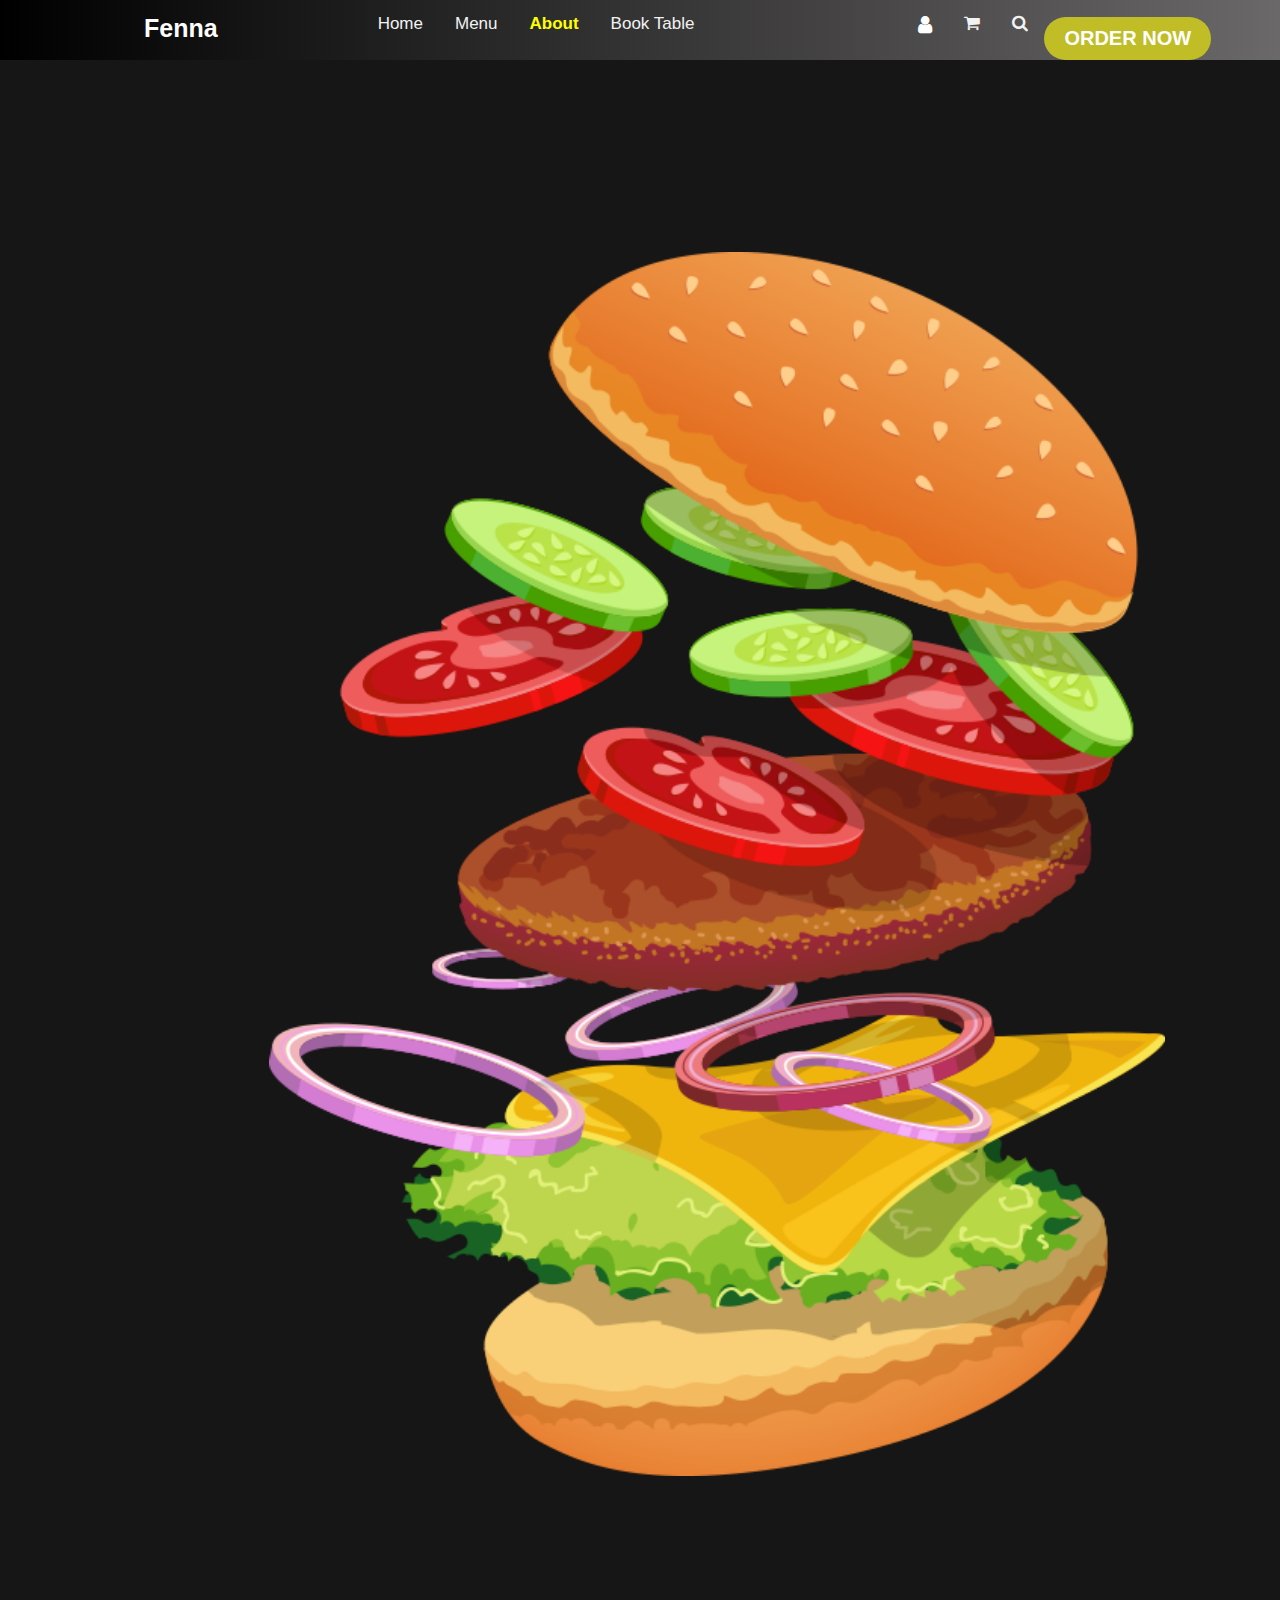
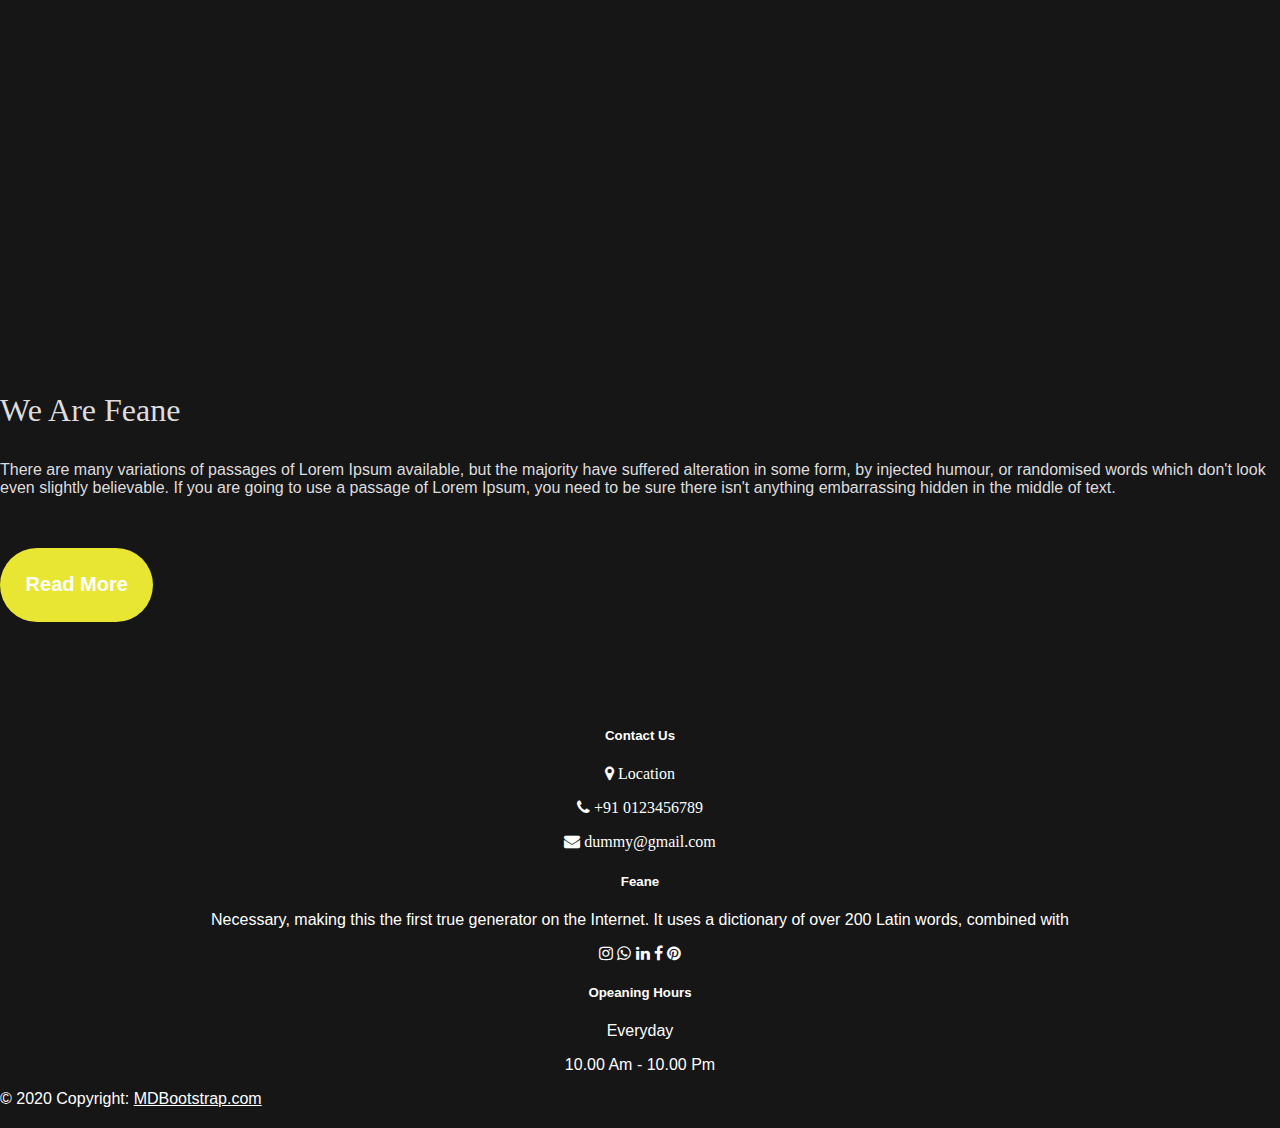
<file: about.html>
<!DOCTYPE html>
<html lang="en">
  <head>
    <meta charset="UTF-8" />
    <meta name="viewport" content="width=device-width, initial-scale=1.0" />
    <title>About US</title>
    <link rel="stylesheet" href="css/index.css" />
    <link
      rel="stylesheet"
      href="https://cdnjs.cloudflare.com/ajax/libs/font-awesome/4.7.0/css/font-awesome.min.css"
    />
    <link
      href="https://cdn.jsdelivr.net/npm/bootstrap@5.0.2/dist/css/bootstrap.min.css"
      rel="stylesheet"
      integrity="sha384-EVSTQN3/azprG1Anm3QDgpJLIm9Nao0Yz1ztcQTwFspd3yD65VohhpuuCOmLASjC"
      crossorigin="anonymous"
    />
  </head>
  <body style="background-color: rgb(22, 22, 22);">
    <div class="topnav" id="myTopnav">
      <a href="index.html" id="fenna">Fenna</a>
      <a href="index.html">Home</a>
      <a href="menu.html">Menu</a>
      <a href="about.html" class="active">About</a>
      <a href="book.html" style="margin-right: 15%">Book Table</a>
      <a href="" id="u"><i class="fa fa-user"></i></a>
      <a href=""><i class="fa fa-shopping-cart"></i></a>
      <a href=""><i class="fa fa-search"></i></a>
      <button id="btn">ORDER NOW</button>
      <a href="javascript:void(0);" class="icon" onclick="myFunction()">
        <i class="fa fa-bars"></i>
      </a>
    </div>

    <div class="container">
      <div class="row">
        <div class="col-sm">
          <img src="images/about-img.png" class="responsive" alt="No image " />
        </div>
        <div class="col-sm">
          <p id="heading">We Are Feane</p>
         <p style="color: #ddd;"> There are many variations of passages of Lorem Ipsum available, but
          the majority have suffered alteration in some form, by injected
          humour, or randomised words which don't look even slightly believable.
          If you are going to use a passage of Lorem Ipsum, you need to be sure
          there isn't anything embarrassing hidden in the middle of text.</p>
          <br />
          <button id="btn1">Read More</button>
        </div>
      </div>
    </div>


    <footer class="bg-body-tertiary text-center text-lg-start">

  <div class="container p-4">
   
    <div class="row">
      
      <div id="foot" class="col-lg-4 col-md-12 mb-4 mb-md-0">
        <h5 class="text-uppercase"> Contact Us</h5>

        <p><i class="fa fa-map-marker">  Location</i></p>
        <p><i class="fa fa-phone"> +91 0123456789 </i></p>
        <p><i class="fa fa-envelope"> dummy@gmail.com </i></p>
      </div>

      <div id="foot" class="col-lg-4 col-md-12 mb-4 mb-md-0">
        <h5 class="text-uppercase">Feane</h5>

        <p>Necessary, making this the first true generator on the Internet. It uses a dictionary of over 200 Latin words, combined with</p>
        <i class="fa fa-instagram"> </i> <i class="fa fa-whatsapp"></i> <i class="fa fa-linkedin"> </i> <i class="fa fa-facebook"> </i> </i> <i class="fa fa-pinterest"> </i>

      </div>
     

      <div id="foot" class="col-lg-4 col-md-12 mb-4 mb-md-0">
        <h5 class="text-uppercase">Opeaning Hours</h5>

        <p>Everyday</p>
        <p>10.00 Am - 10.00 Pm</p>
      </div>
    </div>
   
  </div>
  

  <div class="text-center p-3" style="color: white;">
    © 2020 Copyright:
    <a class="text-body" style="color: white;" href="https://mdbootstrap.com/">MDBootstrap.com</a>
  </div>

</footer>
    <script
      src="https://cdn.jsdelivr.net/npm/bootstrap@5.0.2/dist/js/bootstrap.bundle.min.js"
      integrity="sha384-MrcW6ZMFYlzcLA8Nl+NtUVF0sA7MsXsP1UyJoMp4YLEuNSfAP+JcXn/tWtIaxVXM"
      crossorigin="anonymous"
    ></script>
    <script src="js/javascript.js"></script>
  </body>
</html>
</file>
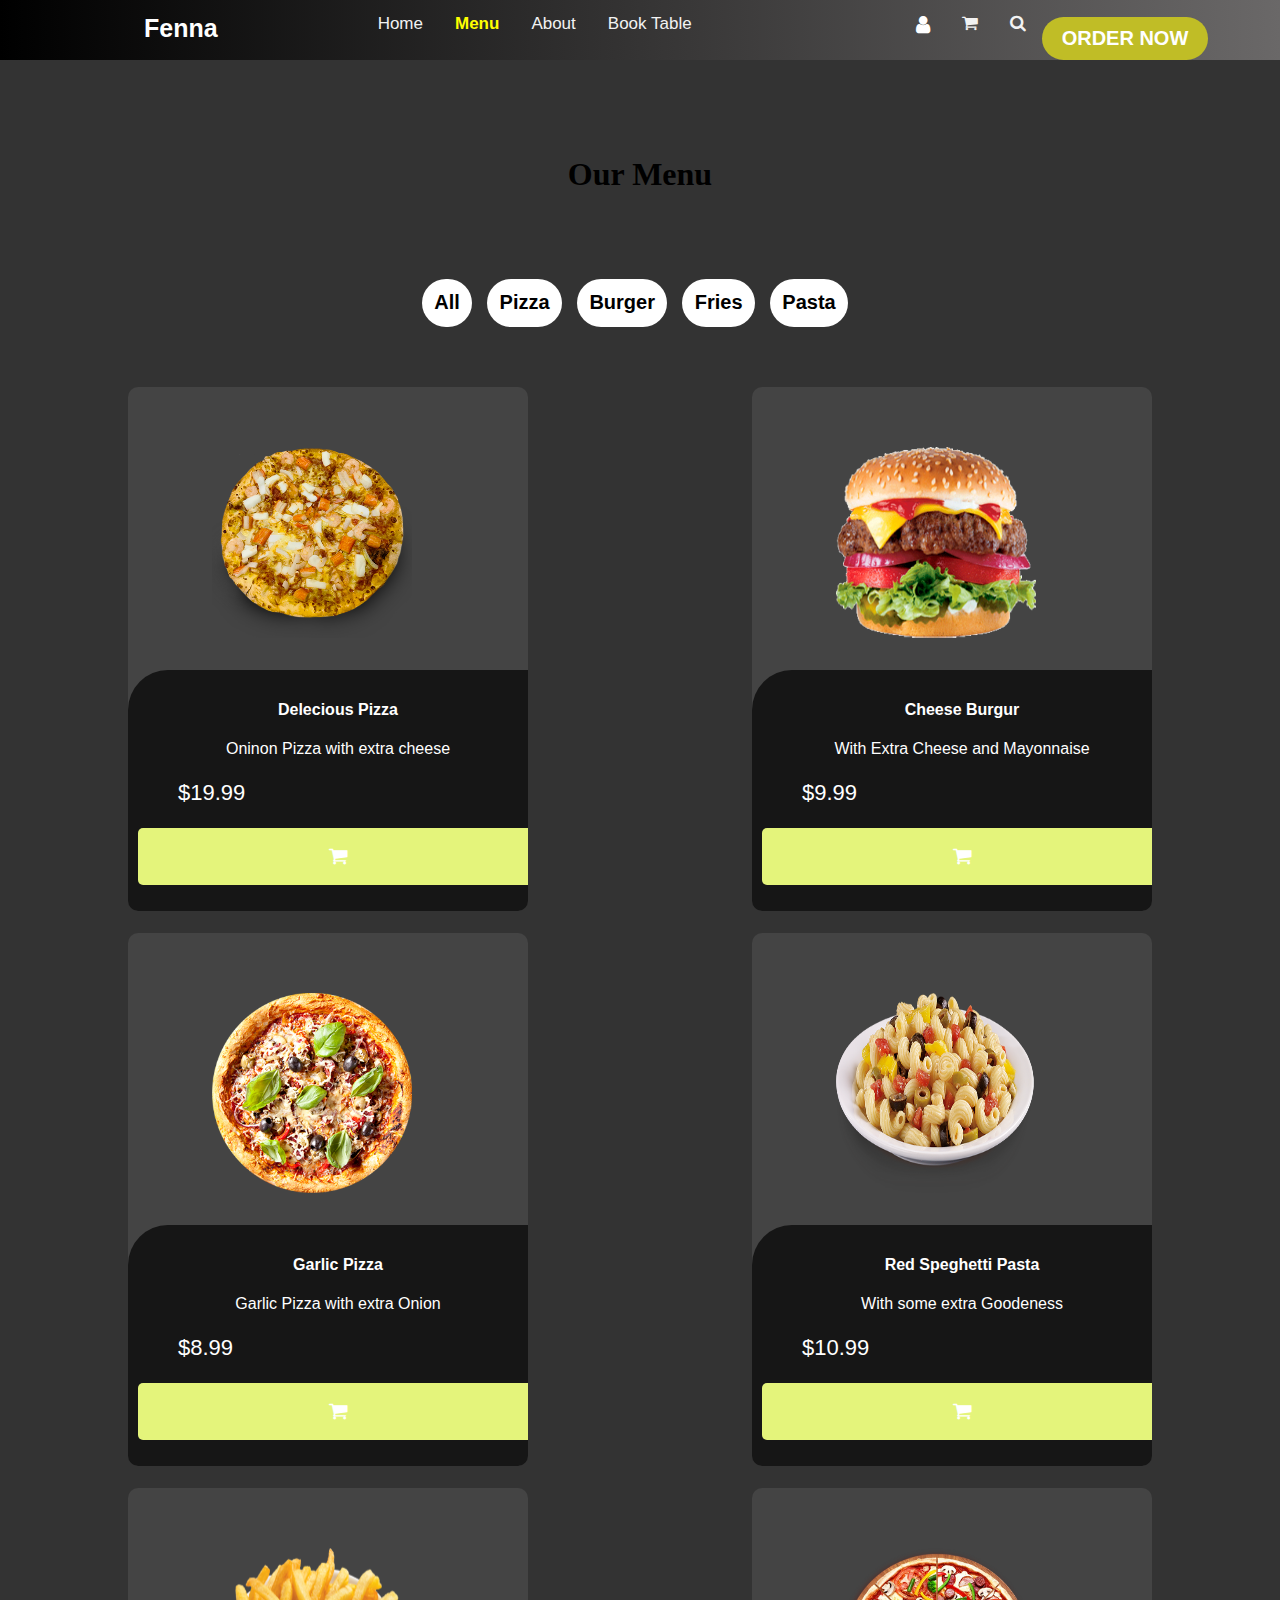
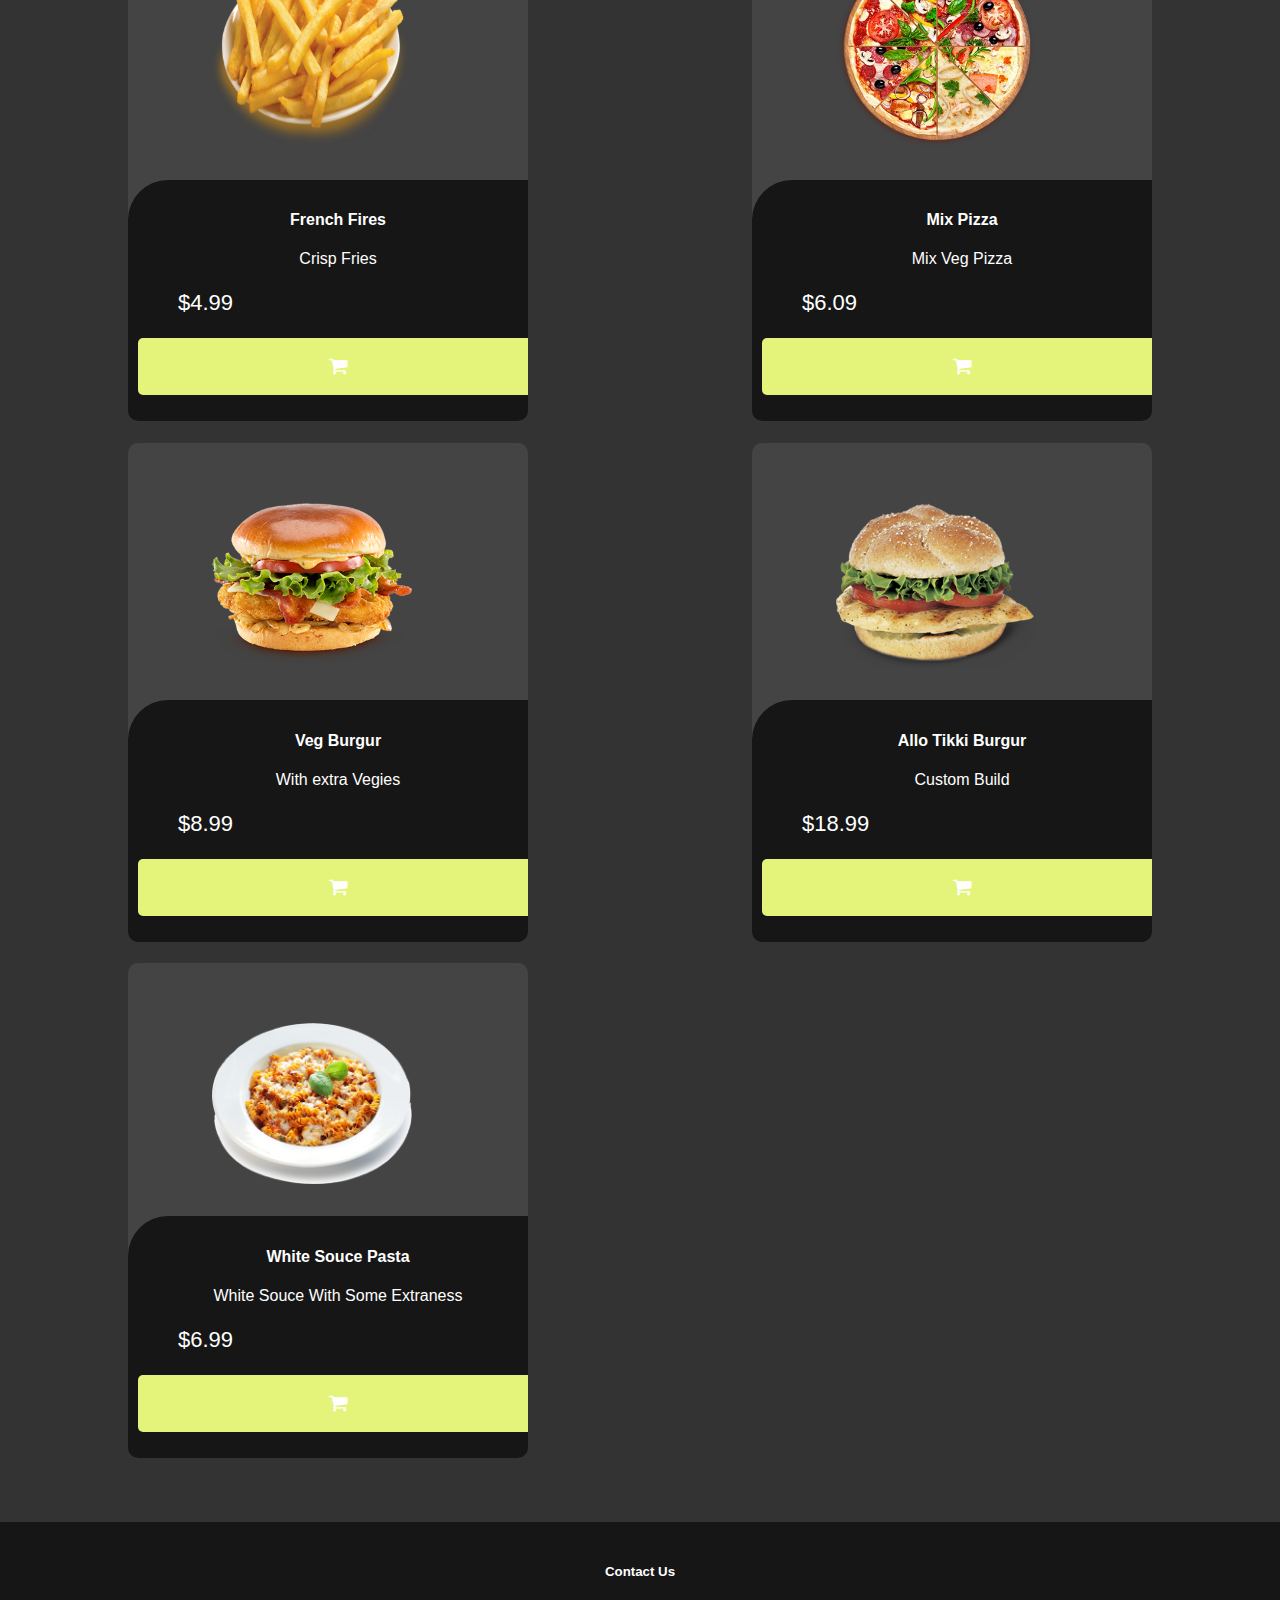
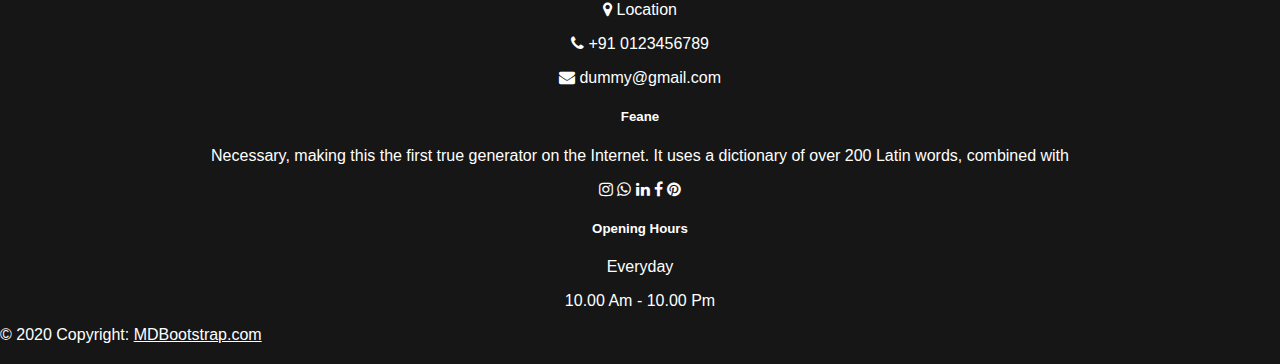
<file: menu.html>
<!DOCTYPE html>
<html lang="en">
  <head>
    <meta charset="UTF-8" />
    <meta name="viewport" content="width=device-width, initial-scale=1.0" />
    <title>Menu</title>
    <link rel="stylesheet" href="css/index.css" />
    <link
      rel="stylesheet"
      href="https://cdnjs.cloudflare.com/ajax/libs/font-awesome/4.7.0/css/font-awesome.min.css"
    />
    <link
      href="https://cdn.jsdelivr.net/npm/bootstrap@5.0.2/dist/css/bootstrap.min.css"
      rel="stylesheet"
      integrity="sha384-EVSTQN3/azprG1Anm3QDgpJLIm9Nao0Yz1ztcQTwFspd3yD65VohhpuuCOmLASjC"
      crossorigin="anonymous"
    />
  </head>
  <body>
    <div class="topnav" id="myTopnav">
      <a href="index.html" id="fenna">Fenna</a>
      <a href="index.html">Home</a>
      <a href="menu.html" class="active">Menu</a>
      <a href="about.html">About</a>
      <a href="book.html" style="margin-right: 15%">Book Table</a>
      <a href="" id="u"><i class="fa fa-user"></i></a>
      <a href=""><i class="fa fa-shopping-cart"></i></a>
      <a href=""><i class="fa fa-search"></i></a>
      <button id="btn">ORDER NOW</button>
      <a href="javascript:void(0);" class="icon" onclick="myFunction()">
        <i class="fa fa-bars"></i>
      </a>
    </div>

    <p id="mtitle">Our Menu</p>
    <div class="content">
      <div id="menu">
        <ul>
          <li><button id="btntop" class="all">All</button></li>
          <li><button id="btntop" class="pizza">Pizza</button></li>
          <li><button id="btntop" class="burger">Burger</button></li>
          <li><button id="btntop" class="fries">Fries</button></li>
          <li><button id="btntop" class="pasta">Pasta</button></li>
        </ul>
      </div>
    </div>

    <div class="flex-container">
      <div class="card" id="pizza">
        <img src="images/f1.png" alt="pizza" />
        <div id="cback">
          <h4 style="color: white">Delecious Pizza</h4>
          <p style="color: white">Oninon Pizza with extra cheese</p>
          <p class="price">$19.99</p>
          <p>
            <button><i class="fa fa-shopping-cart"></i></button>
          </p>
        </div>
      </div>

      <div class="card" id="burger">
        <img src="images/f2.png" alt="Burger" />
        <div id="cback">
          <h4 style="color: white">Cheese Burgur</h4>
          <p style="color: white">With Extra Cheese and Mayonnaise</p>
          <p class="price">$9.99</p>
          <p>
            <button><i class="fa fa-shopping-cart"></i></button>
          </p>
        </div>
      </div>

      <div class="card" id="pizza2">
        <img src="images/f3.png" alt="pizza" />
        <div id="cback">
          <h4 style="color: white">Garlic Pizza</h4>
          <p style="color: white">Garlic Pizza with extra Onion</p>
          <p class="price">$8.99</p>
          <p>
            <button><i class="fa fa-shopping-cart"></i></button>
          </p>
        </div>
      </div>

      <div class="card" id="pasta">
        <img src="images/f4.png" alt="Pasta" />
        <div id="cback">
          <h4 style="color: white">Red Speghetti Pasta</h4>
          <p style="color: white">With some extra Goodeness</p>
          <p class="price">$10.99</p>
          <p>
            <button><i class="fa fa-shopping-cart"></i></button>
          </p>
        </div>
      </div>

      <div class="card" id="fires">
        <img src="images/f5.png" alt="Fries" />
        <div id="cback">
          <h4 style="color: white">French Fires</h4>
          <p style="color: white">Crisp Fries</p>
          <p class="price">$4.99</p>
          <p>
            <button><i class="fa fa-shopping-cart"></i></button>
          </p>
        </div>
      </div>

      <div class="card" id="pizza3">
        <img src="images/f6.png" alt="pizza" />
        <div id="cback">
          <h4 style="color: white">Mix Pizza</h4>
          <p style="color: white">Mix Veg Pizza</p>
          <p class="price">$6.09</p>
          <p>
            <button><i class="fa fa-shopping-cart"></i></button>
          </p>
        </div>
      </div>

      <div class="card" id="burger2">
        <img src="images/f7.png " alt="Burger" />
        <div id="cback">
          <h4 style="color: white">Veg Burgur</h4>
          <p style="color: white">With extra Vegies</p>
          <p class="price">$8.99</p>
          <p>
            <button><i class="fa fa-shopping-cart"></i></button>
          </p>
        </div>
      </div>

      <div class="card" id="burger3">
        <img src="images/f8.png" alt="Burger" />
        <div id="cback">
          <h4 style="color: white">Allo Tikki Burgur</h4>
          <p style="color: white">Custom Build</p>
          <p class="price">$18.99</p>
          <p>
            <button><i class="fa fa-shopping-cart"></i></button>
          </p>
        </div>
      </div>

      <div class="card" id="pasta2">
        <img src="images/f9.png" alt="Pasta" />
        <div id="cback">
          <h4 style="color: white">White Souce Pasta</h4>
          <p style="color: white">White Souce With Some Extraness</p>
          <p class="price">$6.99</p>
          <p>
            <button><i class="fa fa-shopping-cart"></i></button>
          </p>
        </div>
      </div>
    </div>

    <footer class="bg-body-tertiary text-center text-lg-start">
      <div class="footer-container container p-4">
        <div class="footer-row row">
          <div id="foot" class="footer-col col-lg-4 col-md-12 mb-4 mb-md-0">
            <h5 class="text-uppercase">Contact Us</h5>
            <p><i class="fa fa-map-marker"></i> Location</p>
            <p><i class="fa fa-phone"></i> +91 0123456789</p>
            <p><i class="fa fa-envelope"></i> dummy@gmail.com</p>
          </div>
          <div id="foot" class="footer-col col-lg-4 col-md-12 mb-4 mb-md-0">
            <h5 class="text-uppercase">Feane</h5>
            <p>
              Necessary, making this the first true generator on the Internet.
              It uses a dictionary of over 200 Latin words, combined with
            </p>
            <p>
              <i class="fa fa-instagram"></i>
              <i class="fa fa-whatsapp"></i>
              <i class="fa fa-linkedin"></i>
              <i class="fa fa-facebook"></i>
              <i class="fa fa-pinterest"></i>
            </p>
          </div>
          <div id="foot" class="footer-col col-lg-4 col-md-12 mb-4 mb-md-0">
            <h5 class="text-uppercase">Opening Hours</h5>
            <p>Everyday</p>
            <p>10.00 Am - 10.00 Pm</p>
          </div>
        </div>
      </div>
      <div class="text-center p-3">
        © 2020 Copyright:
        <a
          class="text-body"
          href="https://mdbootstrap.com/"
          style="color: white"
          >MDBootstrap.com</a
        >
      </div>
    </footer>

    <script
      src="https://cdn.jsdelivr.net/npm/bootstrap@5.0.2/dist/js/bootstrap.bundle.min.js"
      integrity="sha384-MrcW6ZMFYlzcLA8Nl+NtUVF0sA7MsXsP1UyJoMp4YLEuNSfAP+JcXn/tWtIaxVXM"
      crossorigin="anonymous"
    ></script>
    <script src="js/javascript.js"></script>
  </body>
</html>
</file>
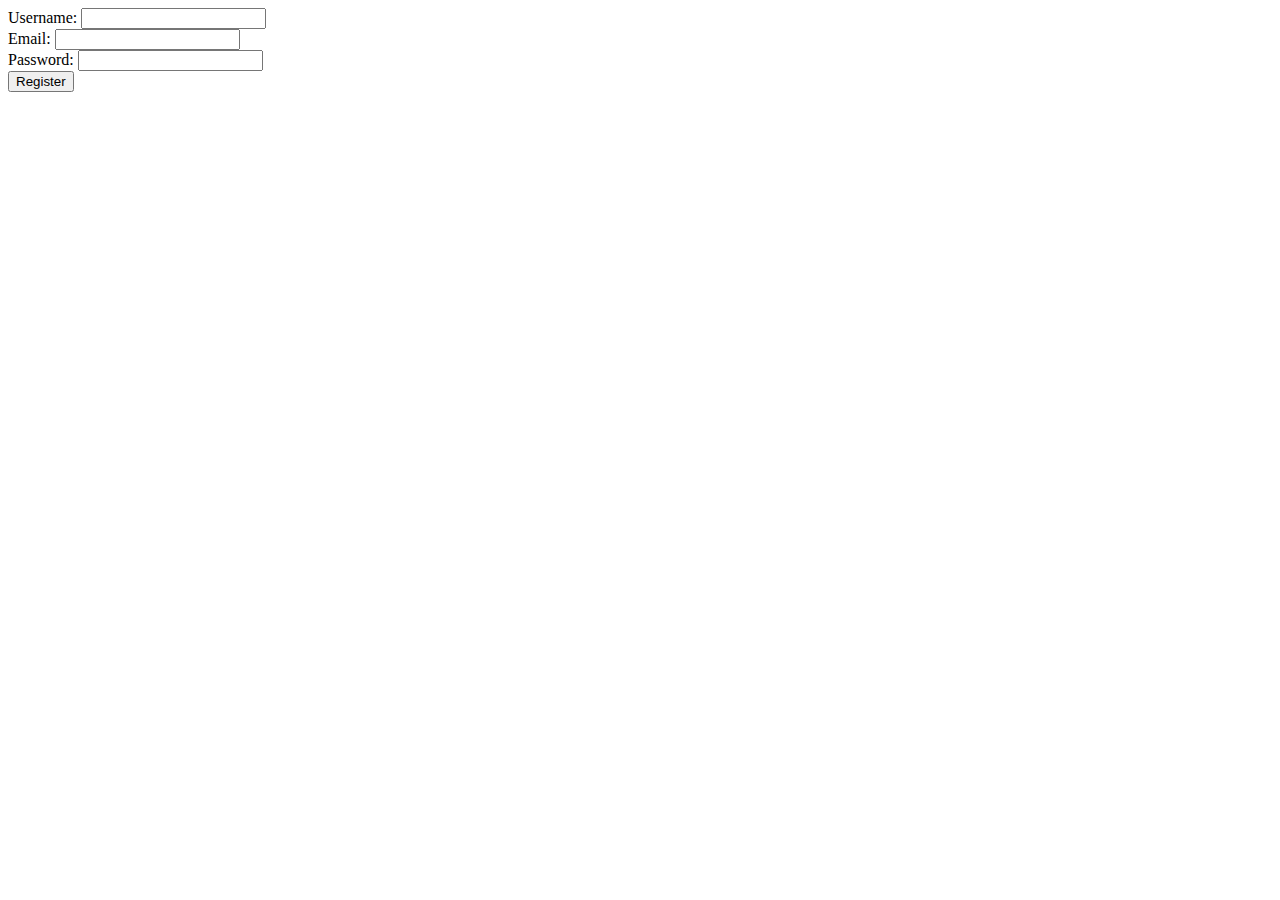
<file: practice.html>
<!DOCTYPE html>
<html lang="en">

<head>
    <meta charset="UTF-8">
    <meta name="viewport"
        content="width=device-width, initial-scale=1.0">
    <title>Real-Time Form Validation</title>
    <style>
        .error {
            border-color: red;
        }

        .error-message {
            color: red;
            font-size: 12px;
        }
    </style>
</head>

<body>
    <form id="registrationForm">
        <div>
            <label for="username">Username:</label>
            <input type="text"
                id="username"
                name="username"
                required>
            <span class="error-message"
                id="usernameError"></span>
        </div>
        <div>
            <label for="email">Email:</label>
            <input type="email"
                id="email"
                name="email"
                required>
            <span class="error-message"
                id="emailError"></span>
        </div>
        <div>
            <label for="password">Password:</label>
            <input type="password"
                id="password"
                name="password"
                required
                minlength="6">
            <span class="error-message"
                id="passwordError"></span>
        </div>
        <button type="submit">Register</button>
    </form>

    <script>
        document.getElementById('username').addEventListener('input', function () {
            const username = this.value;
            const usernameError = document.getElementById('usernameError');
            if (username.length < 3) {
                usernameError.textContent = 'Username must be at least 3 characters long';
                this.classList.add('error');
            } else {
                usernameError.textContent = '';
                this.classList.remove('error');
            }
        });

        document.getElementById('email').addEventListener('input', function () {
            const email = this.value;
            const emailError = document.getElementById('emailError');
            const emailPattern = /^[^\s@]+@[^\s@]+\.[^\s@]+$/;
            if (!emailPattern.test(email)) {
                emailError.textContent = 'Please enter a valid email address';
                this.classList.add('error');
            } else {
                emailError.textContent = '';
                this.classList.remove('error');
            }
        });

        document.getElementById('password').addEventListener('input', function () {
            const password = this.value;
            const passwordError = document.getElementById('passwordError');
            if (password.length < 6) {
                passwordError.textContent = 'Password must be at least 6 characters long';
                this.classList.add('error');
            } else {
                passwordError.textContent = '';
                this.classList.remove('error');
            }
        });

        document.getElementById('registrationForm').addEventListener('submit', function (event) {
            const username = document.getElementById('username').value;
            const email = document.getElementById('email').value;
            const password = document.getElementById('password').value;

            if (username.length < 3 || !/^[^\s@]+@[^\s@]+\.[^\s@]+$/.test(email) || password.length < 6) {
                event.preventDefault();
                alert('Please fill out the form correctly.');
            }
        });
    </script>
</body>

</html>
</file>
<file: css/index.css>
body {
    font-family: Arial, sans-serif;
    background-color: #333;
    color: white;
    margin: 0;
    padding: 0;
    display: flex;
    flex-direction: column;
    min-height: 100vh;
}

.topnav {
    overflow: hidden;
    background-image: linear-gradient(to right, black, rgb(106, 104, 104));
}

#fenna {
    color: white;
    font-size: 25px;
    font-weight: bold;
    text-align: center;
    padding: 14px 16px;
    text-decoration: none;
    margin-left: 10%;
    margin-right: 10%;
}

.topnav a {
    float: left;
    display: block;
    color: #f2f2f2;
    text-align: center;
    padding: 14px 16px;
    text-decoration: none;
    font-size: 17px;
}

.topnav a:hover {
    background-color: #ddd;
    color: black;
}

.topnav a.active {
    color: yellow;
    font-weight: 900;
}

#btn {
    background-color: #c0bd26;
    color: white;
    border: 20px;
    margin-top: 17px;
    font-size: 20px;
    font-weight: bold;
    border-radius: 22px;
    align-items: justify;
}

#u {
    color: white;
    font-size: 20px;
    font-weight: bold;
    text-decoration: none;
    padding: 14px 16px;
}

.topnav .icon {
    display: none;
}

@media screen and (max-width: 600px) {
    .topnav a:not(:first-child) {
        display: none;
    }

    .topnav a.icon {
        float: right;
        display: block;
    }
}

@media screen and (max-width: 600px) {
    .topnav.responsive {
        position: relative;
    }

    .topnav.responsive .icon {
        position: absolute;
        right: 0;
        top: 0;
    }

    .topnav.responsive a {
        float: none;
        display: block;
        text-align: left;
    }
}

img {
    padding-top: 15%;
    padding-left: 1%;
    height: 90%;
    width: 70%;
    margin-left: 20%;
}

#heading {
    color: #ddd;
    margin-top: 40%;
    font-family: cursive;
    font-size: xx-large;
}

#btn1 {
    background-color: #e9e633;
    color: white;
    border: 20px;
    margin-top: 17px;
    font-size: 20px;
    font-weight: bold;
    border-radius: 40px;
    align-items: justify;
    padding: 2%;
}

#foot {
    color: white;
    text-align: center;
}

#book {
    padding-top: 20%;
    font-family: cursive;
}

#in {
    margin-bottom: 4%;
}

#googleMap {
    width: 100%;
    height: 300px;
    margin-top: 27%;
}

#mtitle {
    color: black;
    font-size: xx-large;
    font-weight: bold;
    text-align: center;
    padding: 14px 16px;
    padding-top: 5%;
    font-family: cursive;
    text-decoration: none;
    margin-left: 10%;
    margin-right: 10%;
}

#menu {
    color: white;
    font-size: 20px;
    font-weight: bold;
    text-decoration: none;
    padding: 14px 16px;
    padding-top: 5%;
    font-family: cursive;
    text-align: center;
    border-color: white;
}

#btntop {
    background-color: white;
    color: black;
    border: 1px;
    font-size: 20px;
    font-weight: bold;
    border-radius: 40px;
    align-items: justify;
    padding: 1%;
}

#btntop:hover {
    background-color: black;
    color: white;
}

.flex-container {
    border-radius: 10px;
    display: flex;
    justify-content: space-between;
    flex-wrap: wrap;
    padding-left: 10%;
    padding-right: 10%;
    gap: 1px;
}
.flex-container1 {
    display: flex;
    justify-content: space-between;
    flex-wrap: wrap;
    margin-left: 30%;
    gap: 1px;
}

.cards{
    border-radius: 10px;
    overflow: hidden;
    display: flex;
    width: 40%;
    margin-left: 9%;
    flex-direction: column;
}
.card {
    background-color: #444;
    border-radius: 10px;
    overflow: hidden;
    border-radius: 10px;
    width: 400px;
    margin-top: 2%;
    text-align: center;
    display: flex;
    max-height: min-content;
    flex-direction: column;
}

.card img {
    width: 50%;
    height: 80%;
    margin-left: 20%;
    transition: transform 0.1s ease-in-out;
}

.card img:hover {
    transform: scale(1.05);
}

#cback {
    background-color: rgb(22, 22, 22);
    width: 100%;
    margin-top: 8%;
    padding: 10px;
    border-top-left-radius: 40px;
}

.price {
    color: white;
    font-size: 22px;
    padding-left: 10%;
    text-align: left;
}

button {
    background-color: #c0bd26;
    color: white;
    border: none;
    padding: 10px 20px;
    font-size: 20px;
    font-weight: bold;
    border-radius: 5px;
    cursor: pointer;
    transition: background-color 0.3s ease;
}

button:hover {
    background-color: #FFA500;
}

footer {
    background-color: rgb(22, 22, 22);
    color: white;
    padding: 20px 0;
    margin-top:5%;
}

#menu {
    padding: 20px;
}

#menu ul {
    list-style-type: none;
    padding: 0;
}

#menu ul li {
    display: inline;
    margin-right: 10px;
}

.flex-item-left {
    flex: 50%;
}

.flex-item-right {
    flex: 50%;
}

@media (max-width: 600px) {

    .flex-item-right,
    .flex-item-left {
        flex: 100%;
    }
}

.flex-container button {
    border: none;
    padding: 17px;
    color: white;
    background-color: #e4f47b;
    text-align: center;
    cursor: pointer;
    width: 100%;
    align-items: end;
    font-size: 20px;
}

.flex-container button:hover {
    opacity: 0.9;
}
#headfast{
    color: white;
    font-weight: bold;
    margin-top: 15%;
    padding: 14px 16px;
    text-decoration: none;
    margin-left: 20%;
    font-family: cursive;
    margin-right: 10%;
}
#headp{
    color: white;
    font-size: 20px;
    padding: 14px 16px;
    text-decoration: none;
    margin-left: 20%;
    margin-right: 30%;
}
#crd{
    margin-top: 100%;
    background-color: #323232;
    padding-left:2% ; 
    width: 70%;
}
#imgcur{
    border-radius: 50%;
    width: 40%;
    height: 50%;
    margin-left: 30%;
}

#btnhome{
    background-color: #efeb0f;
    color: white;
    border: 20px;
    margin-top: 17px;
    font-size: 20px;
    font-weight: bold;
    border-radius: 22px;
    align-items: justify;
    margin-left: 20%;
    padding: 20px;
}

#parent {
    justify-content: center;
    align-items: center;
}

#child {
    display: inline-block;
    padding: 1rem 1rem;
    margin-left: 10%;
    vertical-align: middle;
}
#txt{
    color: white;
    font-family: cursive;
    font-size: x-large;
}

#crd1 {
    margin-top: 15%;
    background-color: #323232;
    padding-left: 2%;
    width: 40%;
}

#pend{
    margin-top: 3%;
    background-color: #323232;
    padding-left: 2%;
    color: white;
    width: 40%;
    font-size: x-large;
    
}

.cards1{
    background-color: #444;
        border-radius: 10px;
        overflow: hidden;
        display: flex;
        width: 49%;
        flex-direction: column;
}
#child1 {   
    display: inline-block;
    padding: 1rem 1rem;
    vertical-align: middle;
}

#whath2{
    font-family: cursive;
    font-size: xx-large;
    margin-left: 40%;
    margin-bottom:2%;   
}
#parent , #crd img:hover {
    transform: scale(1.1);
}
#parent, #crd img{
    transition: transform 0.1s ease-in-out;
}
</file>
